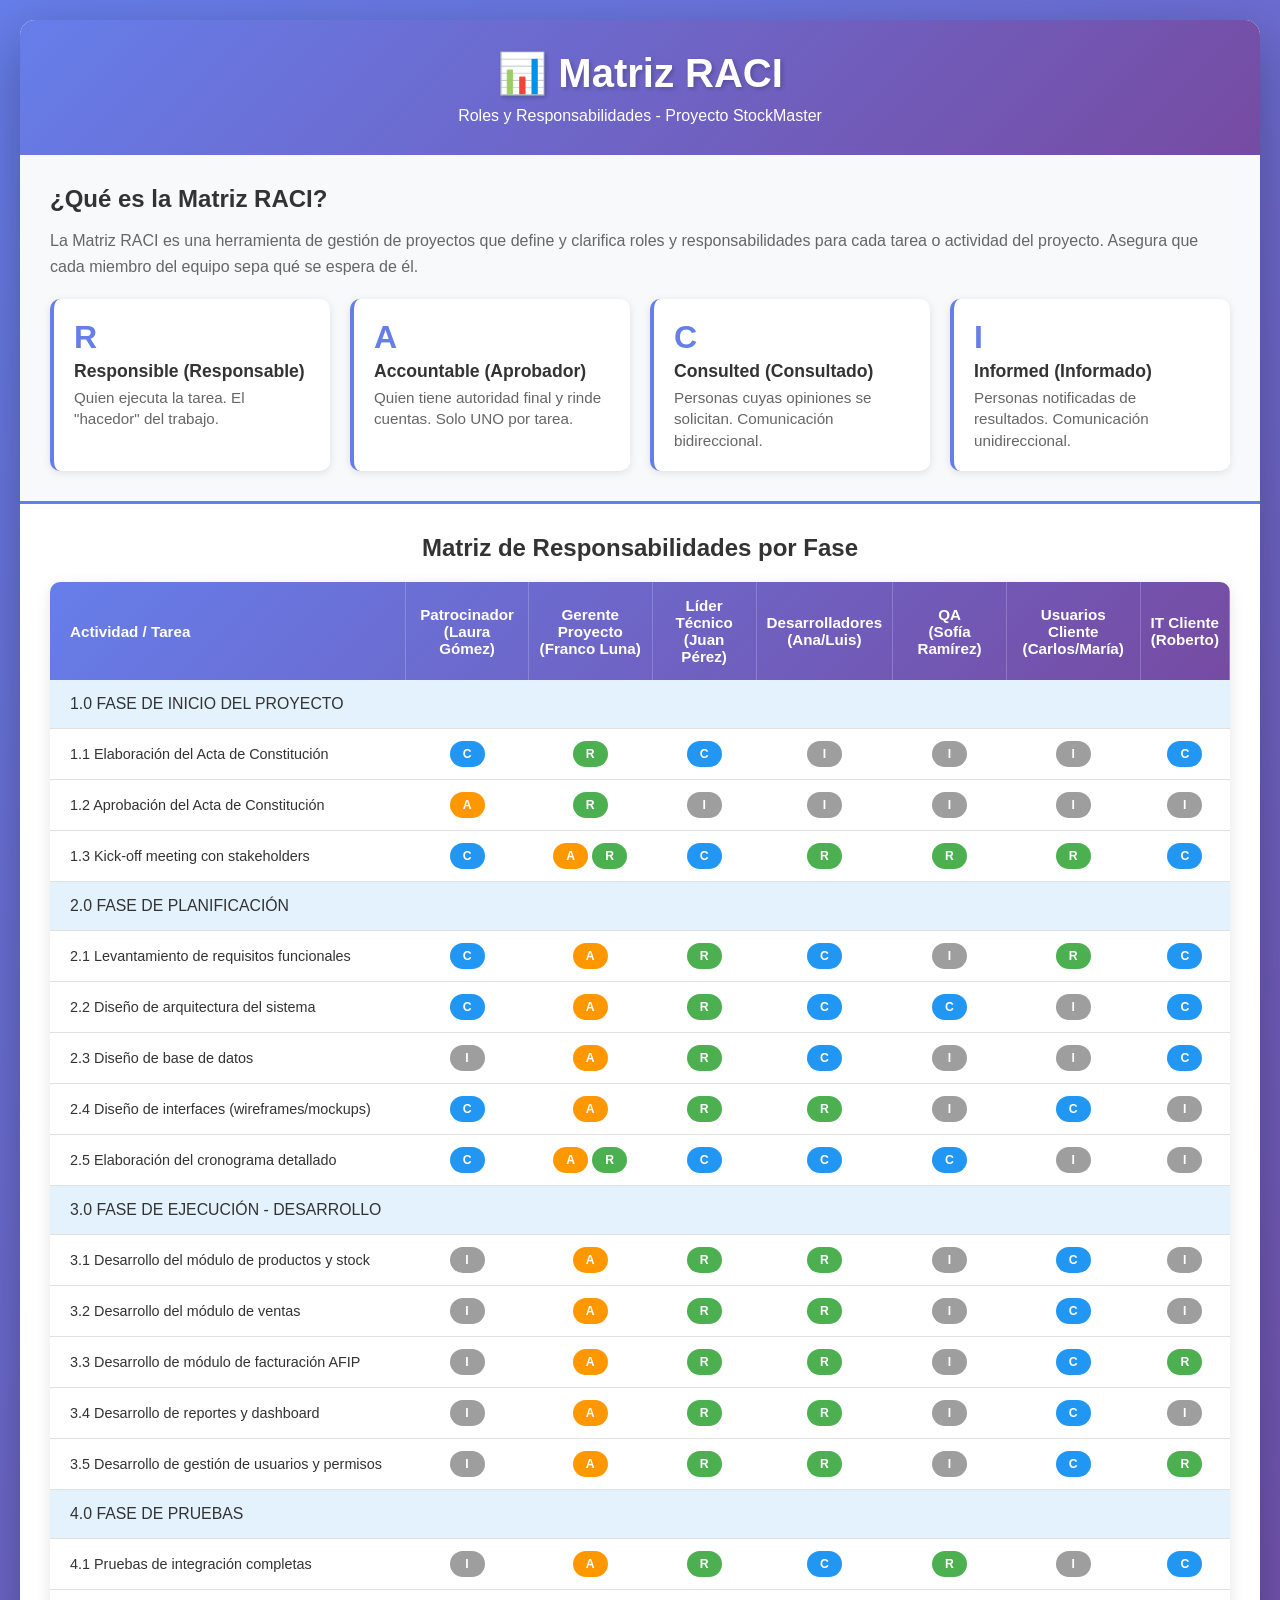
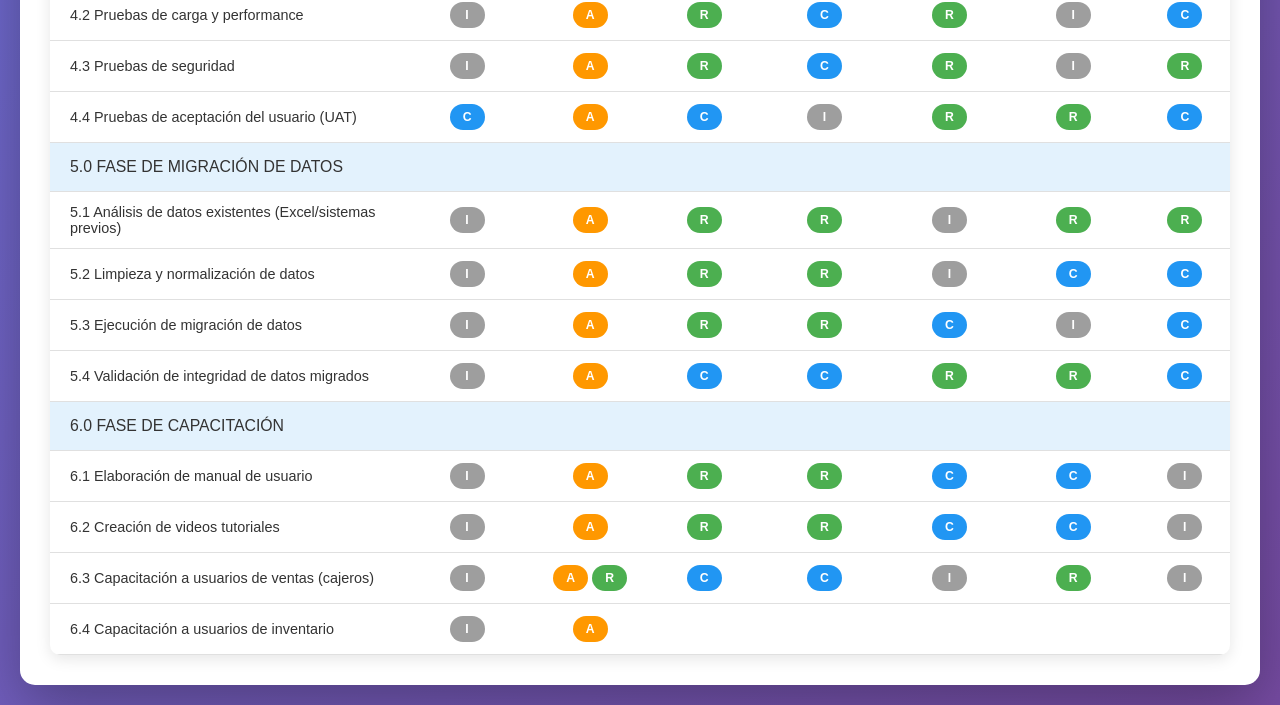
<file: index.html>
<!DOCTYPE html>
<html lang="es">

<head>
    <meta charset="UTF-8">
    <meta name="viewport" content="width=device-width, initial-scale=1.0">
    <title>Matriz RACI - StockMaster</title>
    <!-- <link rel="stylesheet" href="style.css"> -->
</head>

<body>

    <style>
        * {
            margin: 0;
            padding: 0;
            box-sizing: border-box;
        }

        body {
            font-family: 'Segoe UI', Tahoma, Geneva, Verdana, sans-serif;
            background: linear-gradient(135deg, #667eea 0%, #764ba2 100%);
            padding: 20px;
            min-height: 100vh;
        }

        .container {
            max-width: 1600px;
            margin: 0 auto;
            background: white;
            border-radius: 15px;
            box-shadow: 0 20px 60px rgba(0, 0, 0, 0.3);
            overflow: hidden;
        }

        .header {
            background: linear-gradient(135deg, #667eea 0%, #764ba2 100%);
            color: white;
            padding: 30px;
            text-align: center;
        }

        .header h1 {
            font-size: 2.5em;
            margin-bottom: 10px;
            text-shadow: 2px 2px 4px rgba(0, 0, 0, 0.2);
        }

        .info-section {
            padding: 30px;
            background: #f8f9fa;
            border-bottom: 3px solid #667eea;
        }

        .info-grid {
            display: grid;
            grid-template-columns: repeat(auto-fit, minmax(200px, 1fr));
            gap: 20px;
            margin-top: 20px;
        }

        .info-card {
            background: white;
            padding: 20px;
            border-radius: 10px;
            border-left: 4px solid #667eea;
            box-shadow: 0 2px 8px rgba(0, 0, 0, 0.1);
        }

        .info-card h3 {
            color: #667eea;
            font-size: 2em;
            margin-bottom: 5px;
        }

        .info-card p {
            color: #666;
            font-size: 0.95em;
            line-height: 1.4;
        }

        .info-card strong {
            display: block;
            color: #333;
            font-size: 1.1em;
            margin-bottom: 5px;
        }

        .matrix-container {
            padding: 30px;
            overflow-x: auto;
        }

        .raci-table {
            width: 100%;
            border-collapse: collapse;
            background: white;
            box-shadow: 0 4px 15px rgba(0, 0, 0, 0.1);
            border-radius: 10px;
            overflow: hidden;
        }

        .raci-table thead {
            background: linear-gradient(135deg, #667eea 0%, #764ba2 100%);
            color: white;
        }

        .raci-table th {
            padding: 15px 10px;
            text-align: center;
            font-weight: 600;
            font-size: 0.95em;
            border-right: 1px solid rgba(255, 255, 255, 0.2);
        }

        .raci-table th:first-child {
            text-align: left;
            padding-left: 20px;
            min-width: 300px;
        }

        .raci-table tbody tr {
            border-bottom: 1px solid #e0e0e0;
            transition: background 0.3s ease;
        }

        .raci-table tbody tr:hover {
            background: #f8f9fa;
        }

        .raci-table td {
            padding: 12px 10px;
            text-align: center;
            font-size: 0.9em;
        }

        .raci-table td:first-child {
            text-align: left;
            padding-left: 20px;
            font-weight: 500;
            color: #333;
        }

        .raci-badge {
            display: inline-block;
            padding: 6px 12px;
            border-radius: 20px;
            font-weight: bold;
            font-size: 0.85em;
            min-width: 35px;
        }

        .raci-r {
            background: #4CAF50;
            color: white;
        }

        .raci-a {
            background: #FF9800;
            color: white;
        }

        .raci-c {
            background: #2196F3;
            color: white;
        }

        .raci-i {
            background: #9E9E9E;
            color: white;
        }

        .phase-header {
            background: #e3f2fd !important;
            font-weight: bold;
            color: #1976d2 !important;
            font-size: 1.1em !important;
        }

        .phase-header td {
            padding: 15px 20px !important;
            text-align: left !important;
        }

        .legend {
            padding: 30px;
            background: #f8f9fa;
            border-top: 3px solid #667eea;
        }

        .legend h3 {
            color: #333;
            margin-bottom: 20px;
            font-size: 1.3em;
        }

        .legend-grid {
            display: grid;
            grid-template-columns: repeat(auto-fit, minmax(250px, 1fr));
            gap: 15px;
        }

        .legend-item {
            display: flex;
            align-items: center;
            gap: 15px;
            background: white;
            padding: 15px;
            border-radius: 8px;
            box-shadow: 0 2px 8px rgba(0, 0, 0, 0.1);
        }

        .legend-badge {
            width: 45px;
            height: 45px;
            border-radius: 50%;
            display: flex;
            align-items: center;
            justify-content: center;
            font-weight: bold;
            font-size: 1.2em;
            color: white;
            flex-shrink: 0;
        }

        .legend-text strong {
            display: block;
            color: #333;
            margin-bottom: 3px;
        }

        .legend-text span {
            color: #666;
            font-size: 0.9em;
        }

        @media (max-width: 1200px) {
            .matrix-container {
                padding: 15px;
            }

            .raci-table {
                font-size: 0.85em;
            }

            .raci-table th,
            .raci-table td {
                padding: 8px 5px;
            }
        }
    </style>

    <div class="container">
        <div class="header">
            <h1>📊 Matriz RACI</h1>
            <p>Roles y Responsabilidades - Proyecto StockMaster</p>
        </div>

        <div class="info-section">
            <h2 style="color: #333; margin-bottom: 15px;">¿Qué es la Matriz RACI?</h2>
            <p style="color: #666; line-height: 1.6; margin-bottom: 20px;">
                La Matriz RACI es una herramienta de gestión de proyectos que define y clarifica roles y
                responsabilidades
                para cada tarea o actividad del proyecto. Asegura que cada miembro del equipo sepa qué se espera de él.
            </p>

            <div class="info-grid">
                <div class="info-card">
                    <h3>R</h3>
                    <strong>Responsible (Responsable)</strong>
                    <p>Quien ejecuta la tarea. El "hacedor" del trabajo.</p>
                </div>
                <div class="info-card">
                    <h3>A</h3>
                    <strong>Accountable (Aprobador)</strong>
                    <p>Quien tiene autoridad final y rinde cuentas. Solo UNO por tarea.</p>
                </div>
                <div class="info-card">
                    <h3>C</h3>
                    <strong>Consulted (Consultado)</strong>
                    <p>Personas cuyas opiniones se solicitan. Comunicación bidireccional.</p>
                </div>
                <div class="info-card">
                    <h3>I</h3>
                    <strong>Informed (Informado)</strong>
                    <p>Personas notificadas de resultados. Comunicación unidireccional.</p>
                </div>
            </div>
        </div>

        <div class="matrix-container">
            <h2 style="color: #333; margin-bottom: 20px; text-align: center;">Matriz de Responsabilidades por Fase</h2>

            <table class="raci-table">
                <thead>
                    <tr>
                        <th>Actividad / Tarea</th>
                        <th>Patrocinador<br>(Laura Gómez)</th>
                        <th>Gerente Proyecto<br>(Franco Luna)</th>
                        <th>Líder Técnico<br>(Juan Pérez)</th>
                        <th>Desarrolladores<br>(Ana/Luis)</th>
                        <th>QA<br>(Sofía Ramírez)</th>
                        <th>Usuarios Cliente<br>(Carlos/María)</th>
                        <th>IT Cliente<br>(Roberto)</th>
                    </tr>
                </thead>
                <tbody>
                    <!-- FASE 1: INICIO -->
                    <tr class="phase-header">
                        <td colspan="8">1.0 FASE DE INICIO DEL PROYECTO</td>
                    </tr>
                    <tr>
                        <td>1.1 Elaboración del Acta de Constitución</td>
                        <td><span class="raci-badge raci-c">C</span></td>
                        <td><span class="raci-badge raci-r">R</span></td>
                        <td><span class="raci-badge raci-c">C</span></td>
                        <td><span class="raci-badge raci-i">I</span></td>
                        <td><span class="raci-badge raci-i">I</span></td>
                        <td><span class="raci-badge raci-i">I</span></td>
                        <td><span class="raci-badge raci-c">C</span></td>
                    </tr>
                    <tr>
                        <td>1.2 Aprobación del Acta de Constitución</td>
                        <td><span class="raci-badge raci-a">A</span></td>
                        <td><span class="raci-badge raci-r">R</span></td>
                        <td><span class="raci-badge raci-i">I</span></td>
                        <td><span class="raci-badge raci-i">I</span></td>
                        <td><span class="raci-badge raci-i">I</span></td>
                        <td><span class="raci-badge raci-i">I</span></td>
                        <td><span class="raci-badge raci-i">I</span></td>
                    </tr>
                    <tr>
                        <td>1.3 Kick-off meeting con stakeholders</td>
                        <td><span class="raci-badge raci-c">C</span></td>
                        <td><span class="raci-badge raci-a">A</span> <span class="raci-badge raci-r">R</span></td>
                        <td><span class="raci-badge raci-c">C</span></td>
                        <td><span class="raci-badge raci-r">R</span></td>
                        <td><span class="raci-badge raci-r">R</span></td>
                        <td><span class="raci-badge raci-r">R</span></td>
                        <td><span class="raci-badge raci-c">C</span></td>
                    </tr>

                    <!-- FASE 2: PLANIFICACIÓN -->
                    <tr class="phase-header">
                        <td colspan="8">2.0 FASE DE PLANIFICACIÓN</td>
                    </tr>
                    <tr>
                        <td>2.1 Levantamiento de requisitos funcionales</td>
                        <td><span class="raci-badge raci-c">C</span></td>
                        <td><span class="raci-badge raci-a">A</span></td>
                        <td><span class="raci-badge raci-r">R</span></td>
                        <td><span class="raci-badge raci-c">C</span></td>
                        <td><span class="raci-badge raci-i">I</span></td>
                        <td><span class="raci-badge raci-r">R</span></td>
                        <td><span class="raci-badge raci-c">C</span></td>
                    </tr>
                    <tr>
                        <td>2.2 Diseño de arquitectura del sistema</td>
                        <td><span class="raci-badge raci-c">C</span></td>
                        <td><span class="raci-badge raci-a">A</span></td>
                        <td><span class="raci-badge raci-r">R</span></td>
                        <td><span class="raci-badge raci-c">C</span></td>
                        <td><span class="raci-badge raci-c">C</span></td>
                        <td><span class="raci-badge raci-i">I</span></td>
                        <td><span class="raci-badge raci-c">C</span></td>
                    </tr>
                    <tr>
                        <td>2.3 Diseño de base de datos</td>
                        <td><span class="raci-badge raci-i">I</span></td>
                        <td><span class="raci-badge raci-a">A</span></td>
                        <td><span class="raci-badge raci-r">R</span></td>
                        <td><span class="raci-badge raci-c">C</span></td>
                        <td><span class="raci-badge raci-i">I</span></td>
                        <td><span class="raci-badge raci-i">I</span></td>
                        <td><span class="raci-badge raci-c">C</span></td>
                    </tr>
                    <tr>
                        <td>2.4 Diseño de interfaces (wireframes/mockups)</td>
                        <td><span class="raci-badge raci-c">C</span></td>
                        <td><span class="raci-badge raci-a">A</span></td>
                        <td><span class="raci-badge raci-r">R</span></td>
                        <td><span class="raci-badge raci-r">R</span></td>
                        <td><span class="raci-badge raci-i">I</span></td>
                        <td><span class="raci-badge raci-c">C</span></td>
                        <td><span class="raci-badge raci-i">I</span></td>
                    </tr>
                    <tr>
                        <td>2.5 Elaboración del cronograma detallado</td>
                        <td><span class="raci-badge raci-c">C</span></td>
                        <td><span class="raci-badge raci-a">A</span> <span class="raci-badge raci-r">R</span></td>
                        <td><span class="raci-badge raci-c">C</span></td>
                        <td><span class="raci-badge raci-c">C</span></td>
                        <td><span class="raci-badge raci-c">C</span></td>
                        <td><span class="raci-badge raci-i">I</span></td>
                        <td><span class="raci-badge raci-i">I</span></td>
                    </tr>

                    <!-- FASE 3: DESARROLLO -->
                    <tr class="phase-header">
                        <td colspan="8">3.0 FASE DE EJECUCIÓN - DESARROLLO</td>
                    </tr>
                    <tr>
                        <td>3.1 Desarrollo del módulo de productos y stock</td>
                        <td><span class="raci-badge raci-i">I</span></td>
                        <td><span class="raci-badge raci-a">A</span></td>
                        <td><span class="raci-badge raci-r">R</span></td>
                        <td><span class="raci-badge raci-r">R</span></td>
                        <td><span class="raci-badge raci-i">I</span></td>
                        <td><span class="raci-badge raci-c">C</span></td>
                        <td><span class="raci-badge raci-i">I</span></td>
                    </tr>
                    <tr>
                        <td>3.2 Desarrollo del módulo de ventas</td>
                        <td><span class="raci-badge raci-i">I</span></td>
                        <td><span class="raci-badge raci-a">A</span></td>
                        <td><span class="raci-badge raci-r">R</span></td>
                        <td><span class="raci-badge raci-r">R</span></td>
                        <td><span class="raci-badge raci-i">I</span></td>
                        <td><span class="raci-badge raci-c">C</span></td>
                        <td><span class="raci-badge raci-i">I</span></td>
                    </tr>
                    <tr>
                        <td>3.3 Desarrollo de módulo de facturación AFIP</td>
                        <td><span class="raci-badge raci-i">I</span></td>
                        <td><span class="raci-badge raci-a">A</span></td>
                        <td><span class="raci-badge raci-r">R</span></td>
                        <td><span class="raci-badge raci-r">R</span></td>
                        <td><span class="raci-badge raci-i">I</span></td>
                        <td><span class="raci-badge raci-c">C</span></td>
                        <td><span class="raci-badge raci-r">R</span></td>
                    </tr>
                    <tr>
                        <td>3.4 Desarrollo de reportes y dashboard</td>
                        <td><span class="raci-badge raci-i">I</span></td>
                        <td><span class="raci-badge raci-a">A</span></td>
                        <td><span class="raci-badge raci-r">R</span></td>
                        <td><span class="raci-badge raci-r">R</span></td>
                        <td><span class="raci-badge raci-i">I</span></td>
                        <td><span class="raci-badge raci-c">C</span></td>
                        <td><span class="raci-badge raci-i">I</span></td>
                    </tr>
                    <tr>
                        <td>3.5 Desarrollo de gestión de usuarios y permisos</td>
                        <td><span class="raci-badge raci-i">I</span></td>
                        <td><span class="raci-badge raci-a">A</span></td>
                        <td><span class="raci-badge raci-r">R</span></td>
                        <td><span class="raci-badge raci-r">R</span></td>
                        <td><span class="raci-badge raci-i">I</span></td>
                        <td><span class="raci-badge raci-c">C</span></td>
                        <td><span class="raci-badge raci-r">R</span></td>
                    </tr>

                    <!-- FASE 4: PRUEBAS -->
                    <tr class="phase-header">
                        <td colspan="8">4.0 FASE DE PRUEBAS</td>
                    </tr>
                    <tr>
                        <td>4.1 Pruebas de integración completas</td>
                        <td><span class="raci-badge raci-i">I</span></td>
                        <td><span class="raci-badge raci-a">A</span></td>
                        <td><span class="raci-badge raci-r">R</span></td>
                        <td><span class="raci-badge raci-c">C</span></td>
                        <td><span class="raci-badge raci-r">R</span></td>
                        <td><span class="raci-badge raci-i">I</span></td>
                        <td><span class="raci-badge raci-c">C</span></td>
                    </tr>
                    <tr>
                        <td>4.2 Pruebas de carga y performance</td>
                        <td><span class="raci-badge raci-i">I</span></td>
                        <td><span class="raci-badge raci-a">A</span></td>
                        <td><span class="raci-badge raci-r">R</span></td>
                        <td><span class="raci-badge raci-c">C</span></td>
                        <td><span class="raci-badge raci-r">R</span></td>
                        <td><span class="raci-badge raci-i">I</span></td>
                        <td><span class="raci-badge raci-c">C</span></td>
                    </tr>
                    <tr>
                        <td>4.3 Pruebas de seguridad</td>
                        <td><span class="raci-badge raci-i">I</span></td>
                        <td><span class="raci-badge raci-a">A</span></td>
                        <td><span class="raci-badge raci-r">R</span></td>
                        <td><span class="raci-badge raci-c">C</span></td>
                        <td><span class="raci-badge raci-r">R</span></td>
                        <td><span class="raci-badge raci-i">I</span></td>
                        <td><span class="raci-badge raci-r">R</span></td>
                    </tr>
                    <tr>
                        <td>4.4 Pruebas de aceptación del usuario (UAT)</td>
                        <td><span class="raci-badge raci-c">C</span></td>
                        <td><span class="raci-badge raci-a">A</span></td>
                        <td><span class="raci-badge raci-c">C</span></td>
                        <td><span class="raci-badge raci-i">I</span></td>
                        <td><span class="raci-badge raci-r">R</span></td>
                        <td><span class="raci-badge raci-r">R</span></td>
                        <td><span class="raci-badge raci-c">C</span></td>
                    </tr>

                    <!-- FASE 5: MIGRACIÓN -->
                    <tr class="phase-header">
                        <td colspan="8">5.0 FASE DE MIGRACIÓN DE DATOS</td>
                    </tr>
                    <tr>
                        <td>5.1 Análisis de datos existentes (Excel/sistemas previos)</td>
                        <td><span class="raci-badge raci-i">I</span></td>
                        <td><span class="raci-badge raci-a">A</span></td>
                        <td><span class="raci-badge raci-r">R</span></td>
                        <td><span class="raci-badge raci-r">R</span></td>
                        <td><span class="raci-badge raci-i">I</span></td>
                        <td><span class="raci-badge raci-r">R</span></td>
                        <td><span class="raci-badge raci-r">R</span></td>
                    </tr>
                    <tr>
                        <td>5.2 Limpieza y normalización de datos</td>
                        <td><span class="raci-badge raci-i">I</span></td>
                        <td><span class="raci-badge raci-a">A</span></td>
                        <td><span class="raci-badge raci-r">R</span></td>
                        <td><span class="raci-badge raci-r">R</span></td>
                        <td><span class="raci-badge raci-i">I</span></td>
                        <td><span class="raci-badge raci-c">C</span></td>
                        <td><span class="raci-badge raci-c">C</span></td>
                    </tr>
                    <tr>
                        <td>5.3 Ejecución de migración de datos</td>
                        <td><span class="raci-badge raci-i">I</span></td>
                        <td><span class="raci-badge raci-a">A</span></td>
                        <td><span class="raci-badge raci-r">R</span></td>
                        <td><span class="raci-badge raci-r">R</span></td>
                        <td><span class="raci-badge raci-c">C</span></td>
                        <td><span class="raci-badge raci-i">I</span></td>
                        <td><span class="raci-badge raci-c">C</span></td>
                    </tr>
                    <tr>
                        <td>5.4 Validación de integridad de datos migrados</td>
                        <td><span class="raci-badge raci-i">I</span></td>
                        <td><span class="raci-badge raci-a">A</span></td>
                        <td><span class="raci-badge raci-c">C</span></td>
                        <td><span class="raci-badge raci-c">C</span></td>
                        <td><span class="raci-badge raci-r">R</span></td>
                        <td><span class="raci-badge raci-r">R</span></td>
                        <td><span class="raci-badge raci-c">C</span></td>
                    </tr>

                    <!-- FASE 6: CAPACITACIÓN -->
                    <tr class="phase-header">
                        <td colspan="8">6.0 FASE DE CAPACITACIÓN</td>
                    </tr>
                    <tr>
                        <td>6.1 Elaboración de manual de usuario</td>
                        <td><span class="raci-badge raci-i">I</span></td>
                        <td><span class="raci-badge raci-a">A</span></td>
                        <td><span class="raci-badge raci-r">R</span></td>
                        <td><span class="raci-badge raci-r">R</span></td>
                        <td><span class="raci-badge raci-c">C</span></td>
                        <td><span class="raci-badge raci-c">C</span></td>
                        <td><span class="raci-badge raci-i">I</span></td>
                    </tr>
                    <tr>
                        <td>6.2 Creación de videos tutoriales</td>
                        <td><span class="raci-badge raci-i">I</span></td>
                        <td><span class="raci-badge raci-a">A</span></td>
                        <td><span class="raci-badge raci-r">R</span></td>
                        <td><span class="raci-badge raci-r">R</span></td>
                        <td><span class="raci-badge raci-c">C</span></td>
                        <td><span class="raci-badge raci-c">C</span></td>
                        <td><span class="raci-badge raci-i">I</span></td>
                    </tr>
                    <tr>
                        <td>6.3 Capacitación a usuarios de ventas (cajeros)</td>
                        <td><span class="raci-badge raci-i">I</span></td>
                        <td><span class="raci-badge raci-a">A</span> <span class="raci-badge raci-r">R</span></td>
                        <td><span class="raci-badge raci-c">C</span></td>
                        <td><span class="raci-badge raci-c">C</span></td>
                        <td><span class="raci-badge raci-i">I</span></td>
                        <td><span class="raci-badge raci-r">R</span></td>
                        <td><span class="raci-badge raci-i">I</span></td>
                    </tr>
                    <tr>
                        <td>6.4 Capacitación a usuarios de inventario</td>
                        <td><span class="raci-badge raci-i">I</span></td>
                        <td><span class="raci-badge raci-a">A</span> <span class="raci-badge raci-
</file>
<file: style.css>
* {
    margin: 0;
    padding: 0;
    box-sizing: border-box;
}

body {
    font-family: 'Segoe UI', Tahoma, Geneva, Verdana, sans-serif;
    background: linear-gradient(135deg, #667eea 0%, #764ba2 100%);
    padding: 20px;
    min-height: 100vh;
}

.container {
    max-width: 1600px;
    margin: 0 auto;
    background: white;
    border-radius: 15px;
    box-shadow: 0 20px 60px rgba(0, 0, 0, 0.3);
    overflow: hidden;
}

.header {
    background: linear-gradient(135deg, #667eea 0%, #764ba2 100%);
    color: white;
    padding: 30px;
    text-align: center;
}

.header h1 {
    font-size: 2.5em;
    margin-bottom: 10px;
    text-shadow: 2px 2px 4px rgba(0, 0, 0, 0.2);
}

.info-section {
    padding: 30px;
    background: #f8f9fa;
    border-bottom: 3px solid #667eea;
}

.info-grid {
    display: grid;
    grid-template-columns: repeat(auto-fit, minmax(200px, 1fr));
    gap: 20px;
    margin-top: 20px;
}

.info-card {
    background: white;
    padding: 20px;
    border-radius: 10px;
    border-left: 4px solid #667eea;
    box-shadow: 0 2px 8px rgba(0, 0, 0, 0.1);
}

.info-card h3 {
    color: #667eea;
    font-size: 2em;
    margin-bottom: 5px;
}

.info-card p {
    color: #666;
    font-size: 0.95em;
    line-height: 1.4;
}

.info-card strong {
    display: block;
    color: #333;
    font-size: 1.1em;
    margin-bottom: 5px;
}

.matrix-container {
    padding: 30px;
    overflow-x: auto;
}

.raci-table {
    width: 100%;
    border-collapse: collapse;
    background: white;
    box-shadow: 0 4px 15px rgba(0, 0, 0, 0.1);
    border-radius: 10px;
    overflow: hidden;
}

.raci-table thead {
    background: linear-gradient(135deg, #667eea 0%, #764ba2 100%);
    color: white;
}

.raci-table th {
    padding: 15px 10px;
    text-align: center;
    font-weight: 600;
    font-size: 0.95em;
    border-right: 1px solid rgba(255, 255, 255, 0.2);
}

.raci-table th:first-child {
    text-align: left;
    padding-left: 20px;
    min-width: 300px;
}

.raci-table tbody tr {
    border-bottom: 1px solid #e0e0e0;
    transition: background 0.3s ease;
}

.raci-table tbody tr:hover {
    background: #f8f9fa;
}

.raci-table td {
    padding: 12px 10px;
    text-align: center;
    font-size: 0.9em;
}

.raci-table td:first-child {
    text-align: left;
    padding-left: 20px;
    font-weight: 500;
    color: #333;
}

.raci-badge {
    display: inline-block;
    padding: 6px 12px;
    border-radius: 20px;
    font-weight: bold;
    font-size: 0.85em;
    min-width: 35px;
}

.raci-r {
    background: #4CAF50;
    color: white;
}

.raci-a {
    background: #FF9800;
    color: white;
}

.raci-c {
    background: #2196F3;
    color: white;
}

.raci-i {
    background: #9E9E9E;
    color: white;
}

.phase-header {
    background: #e3f2fd !important;
    font-weight: bold;
    color: #1976d2 !important;
    font-size: 1.1em !important;
}

.phase-header td {
    padding: 15px 20px !important;
    text-align: left !important;
}

.legend {
    padding: 30px;
    background: #f8f9fa;
    border-top: 3px solid #667eea;
}

.legend h3 {
    color: #333;
    margin-bottom: 20px;
    font-size: 1.3em;
}

.legend-grid {
    display: grid;
    grid-template-columns: repeat(auto-fit, minmax(250px, 1fr));
    gap: 15px;
}

.legend-item {
    display: flex;
    align-items: center;
    gap: 15px;
    background: white;
    padding: 15px;
    border-radius: 8px;
    box-shadow: 0 2px 8px rgba(0, 0, 0, 0.1);
}

.legend-badge {
    width: 45px;
    height: 45px;
    border-radius: 50%;
    display: flex;
    align-items: center;
    justify-content: center;
    font-weight: bold;
    font-size: 1.2em;
    color: white;
    flex-shrink: 0;
}

.legend-text strong {
    display: block;
    color: #333;
    margin-bottom: 3px;
}

.legend-text span {
    color: #666;
    font-size: 0.9em;
}

@media (max-width: 1200px) {
    .matrix-container {
        padding: 15px;
    }

    .raci-table {
        font-size: 0.85em;
    }

    .raci-table th,
    .raci-table td {
        padding: 8px 5px;
    }
}
</file>
